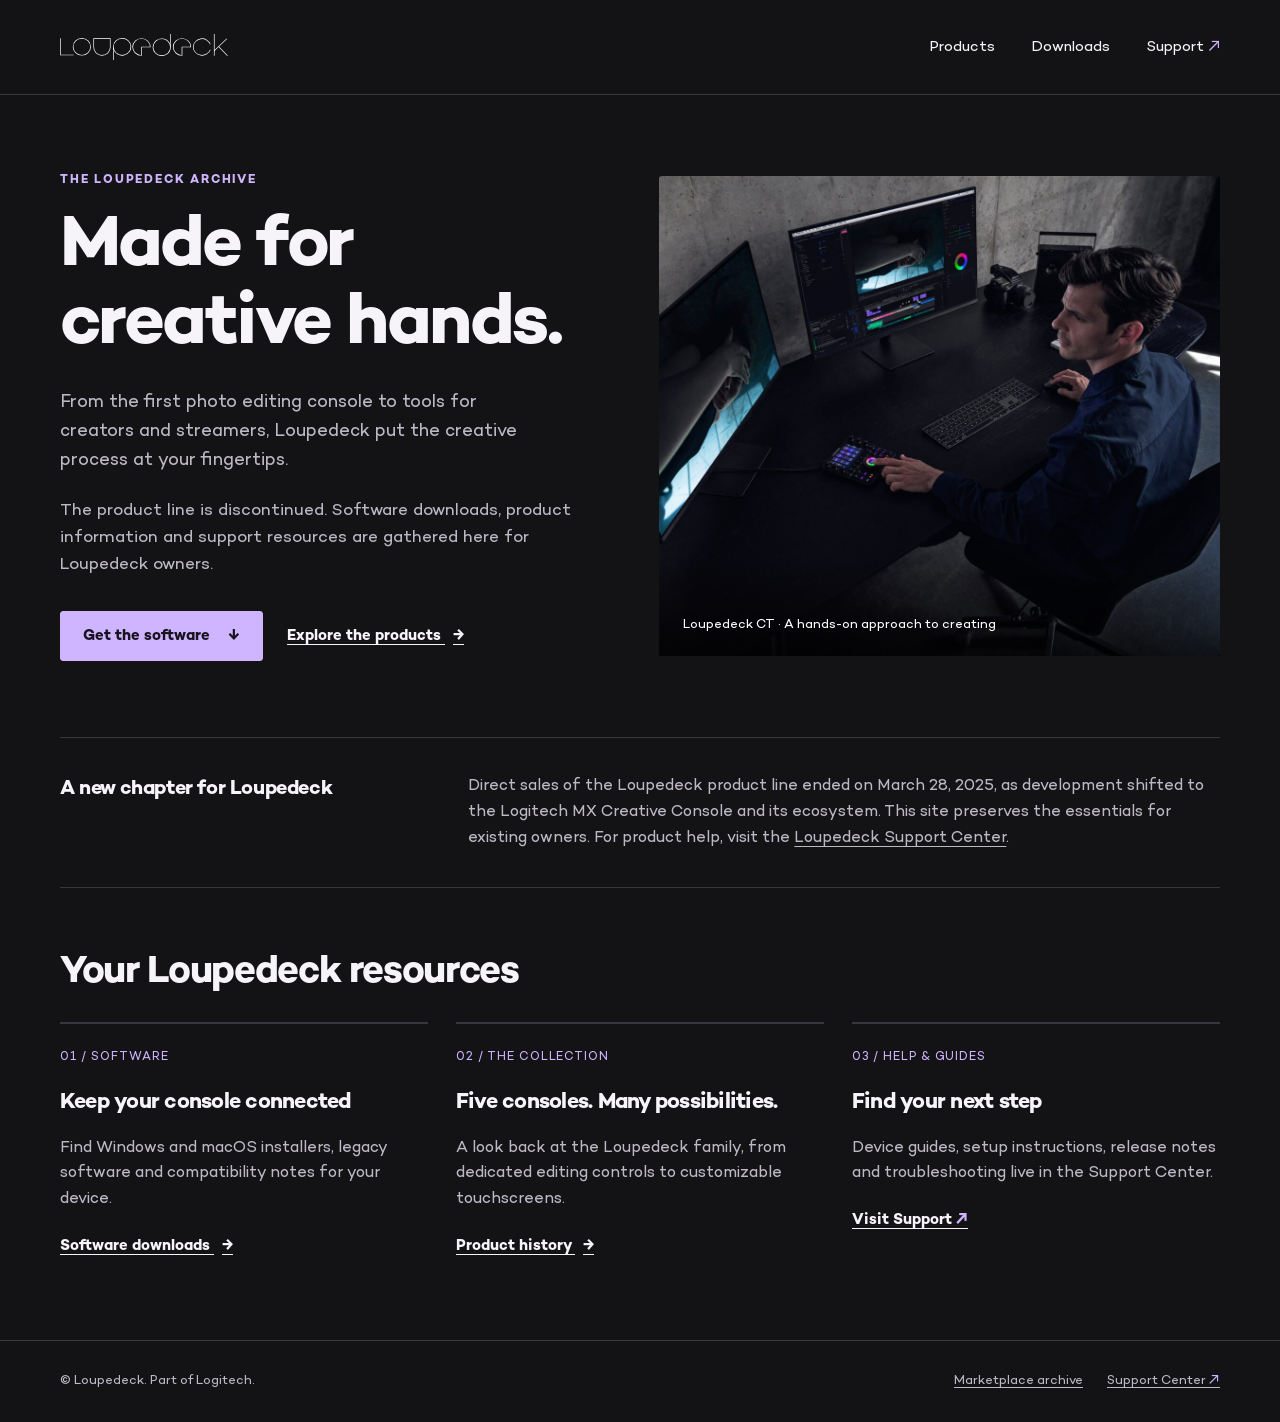
<file: website/index.html>
<!doctype html>
<html lang="en">
<head>
  <meta charset="utf-8">
  <meta name="viewport" content="width=device-width, initial-scale=1">
  <title>Loupedeck — Products, downloads & support</title>
  <meta name="description" content="Explore the history of Loupedeck creative consoles. Find software downloads, archived marketplace content and support resources.">
  <link rel="icon" href="assets/images/favicon.png">
  <link rel="stylesheet" href="assets/site.css">
</head>
<body>
  <a class="skip-link" href="#main-content">Skip to content</a>
  <header class="site-header">
    <div class="container header-inner">
      <a class="brand" href="./" aria-label="Loupedeck home"><img src="assets/images/logo.svg" width="168" height="27" alt="Loupedeck"></a>
      <nav class="site-nav" aria-label="Main navigation">
        <a href="products/">Products</a>
        <a href="downloads/">Downloads</a>
        <a class="external" href="https://support.loupedeck.com/">Support</a>
      </nav>
    </div>
  </header>
  <main id="main-content" class="container" tabindex="-1">
    <section class="hero" aria-labelledby="hero-title">
      <div>
        <p class="eyebrow">The Loupedeck archive</p>
        <h1 id="hero-title">Made for<br>creative hands.</h1>
        <p class="lede">From the first photo editing console to tools for creators and streamers, Loupedeck put the creative process at your fingertips.</p>
        <p class="muted">The product line is discontinued. Software downloads, product information and support resources are gathered here for Loupedeck owners.</p>
        <div class="actions">
          <a class="button" href="downloads/">Get the software <span aria-hidden="true">↓</span></a>
          <a class="text-link" href="products/">Explore the products <span class="arrow" aria-hidden="true">→</span></a>
        </div>
      </div>
      <figure class="hero-visual">
        <img class="hero-photo" src="assets/images/ct-hero.jpg" width="1520" height="1013" alt="A video editor working with the Loupedeck CT at a studio desk" fetchpriority="high">
        <figcaption class="hero-caption">Loupedeck CT · A hands-on approach to creating</figcaption>
      </figure>
    </section>
    <section class="retirement" aria-labelledby="retirement-title">
      <h2 id="retirement-title">A new chapter for Loupedeck</h2>
      <p>Direct sales of the Loupedeck product line ended on March 28, 2025, as development shifted to the Logitech MX Creative Console and its ecosystem. This site preserves the essentials for existing owners. For product help, visit the <a href="https://support.loupedeck.com/">Loupedeck Support Center</a>.</p>
    </section>
    <section class="section" aria-labelledby="resources-title">
      <div class="section-heading"><h2 id="resources-title">Your Loupedeck resources</h2></div>
      <div class="resource-grid">
        <article class="resource">
          <span class="number" aria-hidden="true">01 / SOFTWARE</span>
          <h3>Keep your console connected</h3>
          <p>Find Windows and macOS installers, legacy software and compatibility notes for your device.</p>
          <a class="text-link" href="downloads/">Software downloads <span class="arrow" aria-hidden="true">→</span></a>
        </article>
        <article class="resource">
          <span class="number" aria-hidden="true">02 / THE COLLECTION</span>
          <h3>Five consoles. Many possibilities.</h3>
          <p>A look back at the Loupedeck family, from dedicated editing controls to customizable touchscreens.</p>
          <a class="text-link" href="products/">Product history <span class="arrow" aria-hidden="true">→</span></a>
        </article>
        <article class="resource">
          <span class="number" aria-hidden="true">03 / HELP & GUIDES</span>
          <h3>Find your next step</h3>
          <p>Device guides, setup instructions, release notes and troubleshooting live in the Support Center.</p>
          <a class="text-link external" href="https://support.loupedeck.com/">Visit Support</a>
        </article>
      </div>
    </section>
  </main>
  <footer class="site-footer">
    <div class="container footer-inner">
      <p>© Loupedeck. Part of Logitech.</p>
      <nav class="footer-links" aria-label="Footer navigation">
        <a href="https://logitech.github.io/Loupedeck-Marketplace-Legacy/notice.html">Marketplace archive</a>
        <a class="external" href="https://support.loupedeck.com/">Support Center</a>
      </nav>
    </div>
  </footer>
</body>
</html>
</file>
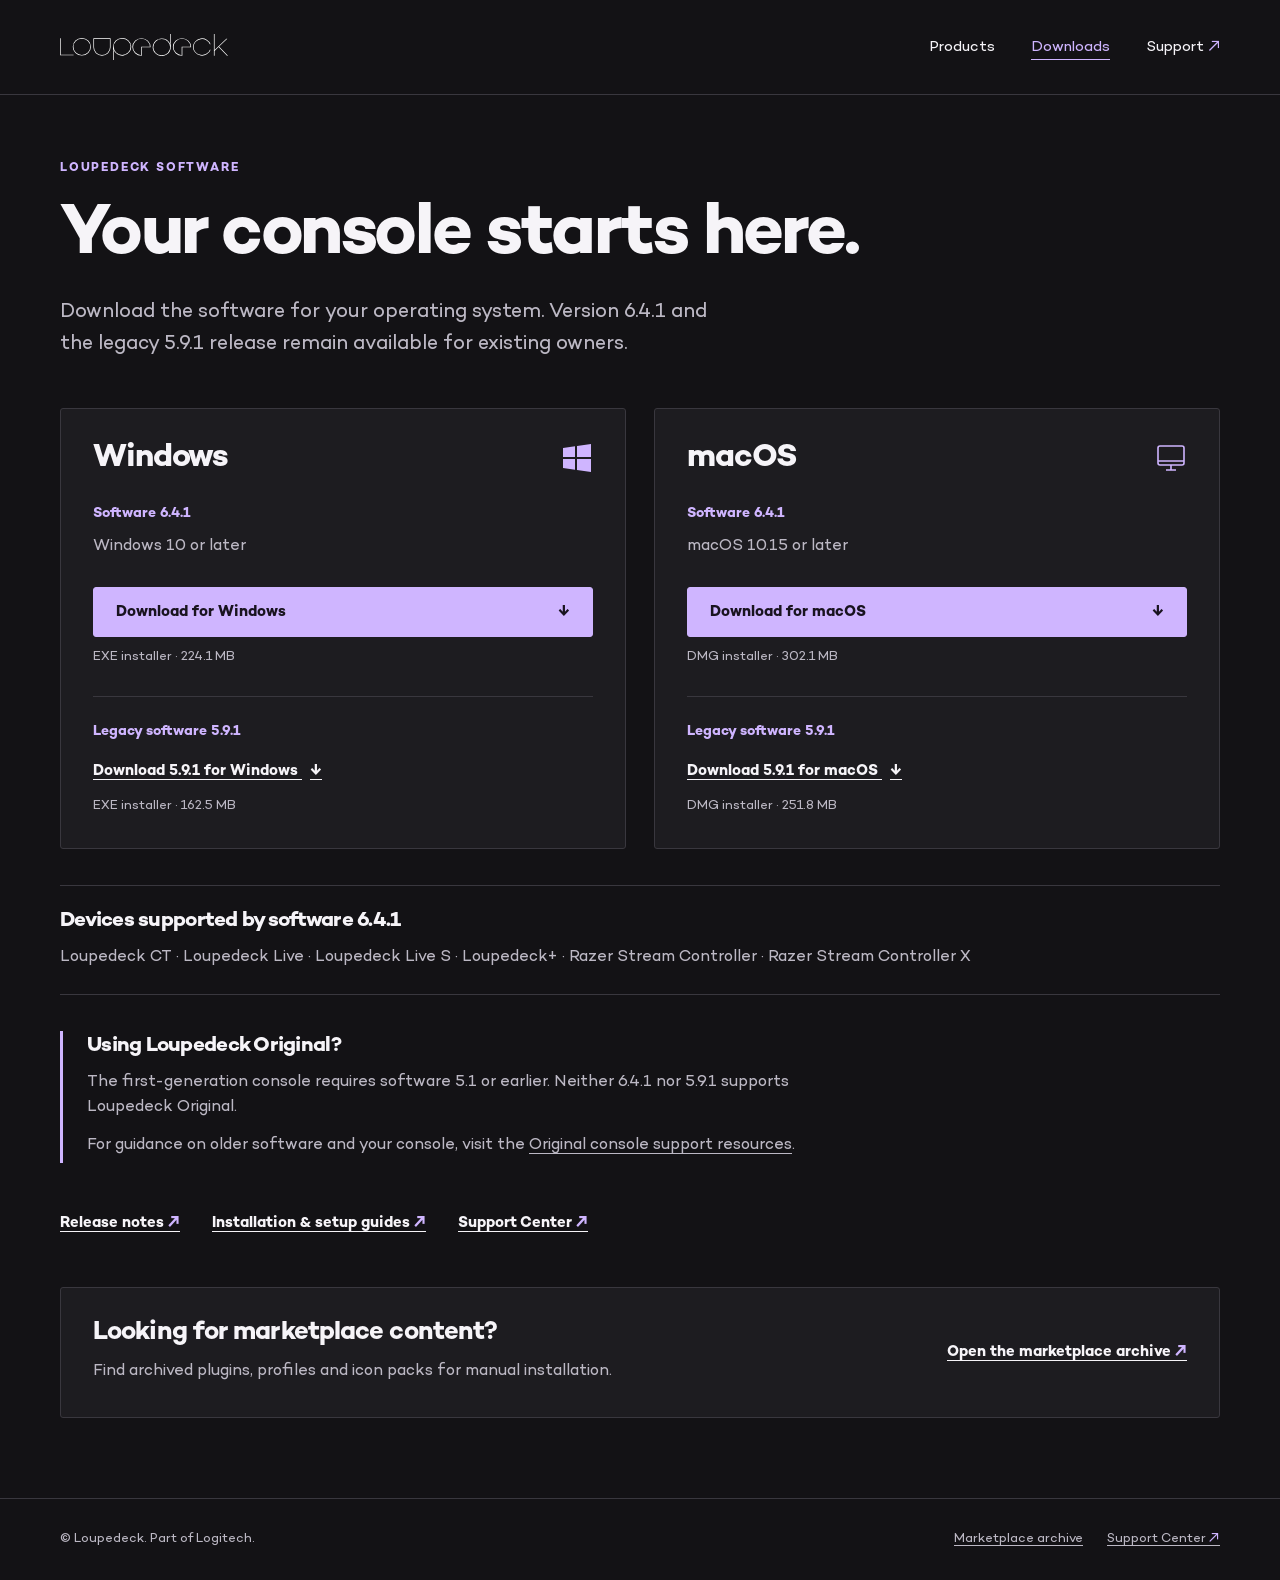
<file: website/downloads/index.html>
<!doctype html>
<html lang="en">
<head>
  <meta charset="utf-8">
  <meta name="viewport" content="width=device-width, initial-scale=1">
  <title>Loupedeck software downloads — Windows & macOS</title>
  <meta name="description" content="Download Loupedeck Software 6.4.1 or legacy version 5.9.1 for Windows and macOS. Check device compatibility and find release notes.">
  <link rel="icon" href="../assets/images/favicon.png">
  <link rel="stylesheet" href="../assets/site.css">
</head>
<body>
  <a class="skip-link" href="#main-content">Skip to content</a>
  <header class="site-header">
    <div class="container header-inner">
      <a class="brand" href="../" aria-label="Loupedeck home"><img src="../assets/images/logo.svg" width="168" height="27" alt="Loupedeck"></a>
      <nav class="site-nav" aria-label="Main navigation">
        <a href="../products/">Products</a>
        <a href="./" aria-current="page">Downloads</a>
        <a class="external" href="https://support.loupedeck.com/">Support</a>
      </nav>
    </div>
  </header>
  <main id="main-content" class="container page-main" tabindex="-1">
    <div class="page-heading">
      <p class="eyebrow">Loupedeck software</p>
      <h1>Your console starts here.</h1>
      <p class="lede">Download the software for your operating system. Version 6.4.1 and the legacy 5.9.1 release remain available for existing owners.</p>
    </div>
    <div class="downloads-grid">
      <section class="download-card" aria-labelledby="windows-title">
        <div class="download-title">
          <h2 id="windows-title">Windows</h2>
          <svg class="platform-icon" viewBox="0 0 32 32" fill="currentColor" aria-hidden="true"><path d="M2 6l12-1.7V15H2zm14-2l14-2v13H16zM2 17h12v10.7L2 26zm14 0h14v13l-14-2z"/></svg>
        </div>
        <p class="version">Software 6.4.1</p>
        <p class="requirement">Windows 10 or later</p>
        <a class="button" href="https://support.loupedeck.com/hubfs/Knowledge%20Base/LD%20Software%20Downloads/6.4.1/LoupedeckInstaller_6.4.1.364.exe" aria-label="Download Loupedeck Software 6.4.1 for Windows">Download for Windows <span aria-hidden="true">↓</span></a>
        <p class="file-note">EXE installer · 224.1 MB</p>
        <div class="legacy-download">
          <p class="version">Legacy software 5.9.1</p>
          <a class="text-link" href="https://support.loupedeck.com/hubfs/Knowledge%20Base/LD%20Software%20Downloads/5.9.1/LoupedeckInstaller_5.9.1.19364.exe">Download 5.9.1 for Windows <span class="arrow" aria-hidden="true">↓</span></a>
          <p class="file-note">EXE installer · 162.5 MB</p>
        </div>
      </section>
      <section class="download-card" aria-labelledby="macos-title">
        <div class="download-title">
          <h2 id="macos-title">macOS</h2>
          <svg class="platform-icon" viewBox="0 0 32 32" fill="none" stroke="currentColor" stroke-width="1.6" aria-hidden="true"><rect x="3" y="4" width="26" height="19" rx="2"/><path d="M11 28h10M16 23v5M3 19h26"/></svg>
        </div>
        <p class="version">Software 6.4.1</p>
        <p class="requirement">macOS 10.15 or later</p>
        <a class="button" href="https://support.loupedeck.com/hubfs/Knowledge%20Base/LD%20Software%20Downloads/6.4.1/LoupedeckInstaller_6.4.1.364.dmg" aria-label="Download Loupedeck Software 6.4.1 for macOS">Download for macOS <span aria-hidden="true">↓</span></a>
        <p class="file-note">DMG installer · 302.1 MB</p>
        <div class="legacy-download">
          <p class="version">Legacy software 5.9.1</p>
          <a class="text-link" href="https://support.loupedeck.com/hubfs/Knowledge%20Base/LD%20Software%20Downloads/5.9.1/LoupedeckInstaller_5.9.1.19365.dmg">Download 5.9.1 for macOS <span class="arrow" aria-hidden="true">↓</span></a>
          <p class="file-note">DMG installer · 251.8 MB</p>
        </div>
      </section>
    </div>
    <section class="compatibility" aria-labelledby="compatibility-title">
      <h2 id="compatibility-title">Devices supported by software 6.4.1</h2>
      <p>Loupedeck CT · Loupedeck Live · Loupedeck Live S · Loupedeck+ · Razer Stream Controller · Razer Stream Controller X</p>
    </section>
    <aside class="important" aria-labelledby="original-note-title">
      <h2 id="original-note-title">Using Loupedeck Original?</h2>
      <p>The first-generation console requires software 5.1 or earlier. Neither 6.4.1 nor 5.9.1 supports Loupedeck Original.</p>
      <p>For guidance on older software and your console, visit the <a href="https://support.loupedeck.com/loupedeck-device-features.html#loupedeck-original">Original console support resources</a>.</p>
    </aside>
    <nav class="help-links" aria-label="Software help">
      <a class="text-link external" href="https://support.loupedeck.com/announcements.html#release-notes">Release notes</a>
      <a class="text-link external" href="https://support.loupedeck.com/getting-started.html">Installation & setup guides</a>
      <a class="text-link external" href="https://support.loupedeck.com/">Support Center</a>
    </nav>
    <section class="callout" aria-labelledby="marketplace-title">
      <div><h2 id="marketplace-title">Looking for marketplace content?</h2><p>Find archived plugins, profiles and icon packs for manual installation.</p></div>
      <a class="text-link external" href="https://logitech.github.io/Loupedeck-Marketplace-Legacy/notice.html">Open the marketplace archive</a>
    </section>
  </main>
  <footer class="site-footer">
    <div class="container footer-inner">
      <p>© Loupedeck. Part of Logitech.</p>
      <nav class="footer-links" aria-label="Footer navigation">
        <a href="https://logitech.github.io/Loupedeck-Marketplace-Legacy/notice.html">Marketplace archive</a>
        <a class="external" href="https://support.loupedeck.com/">Support Center</a>
      </nav>
    </div>
  </footer>
</body>
</html>
</file>
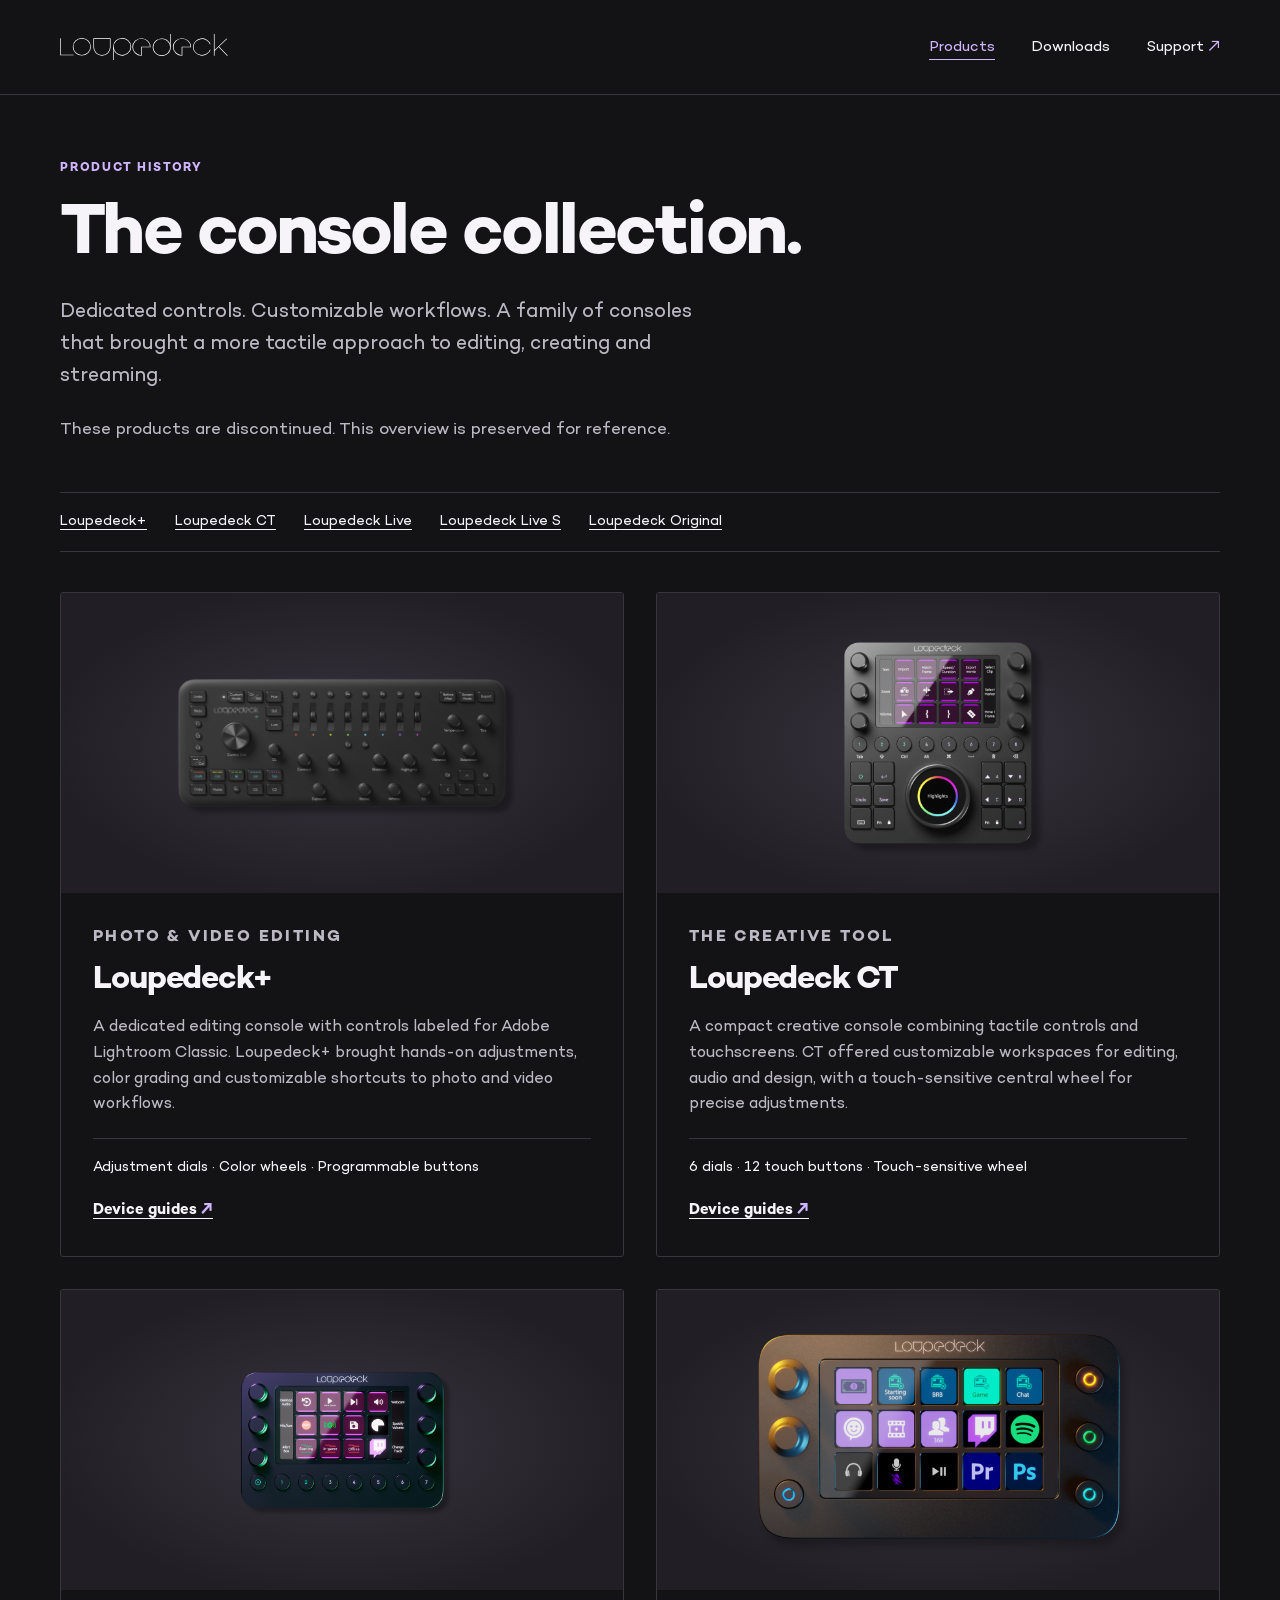
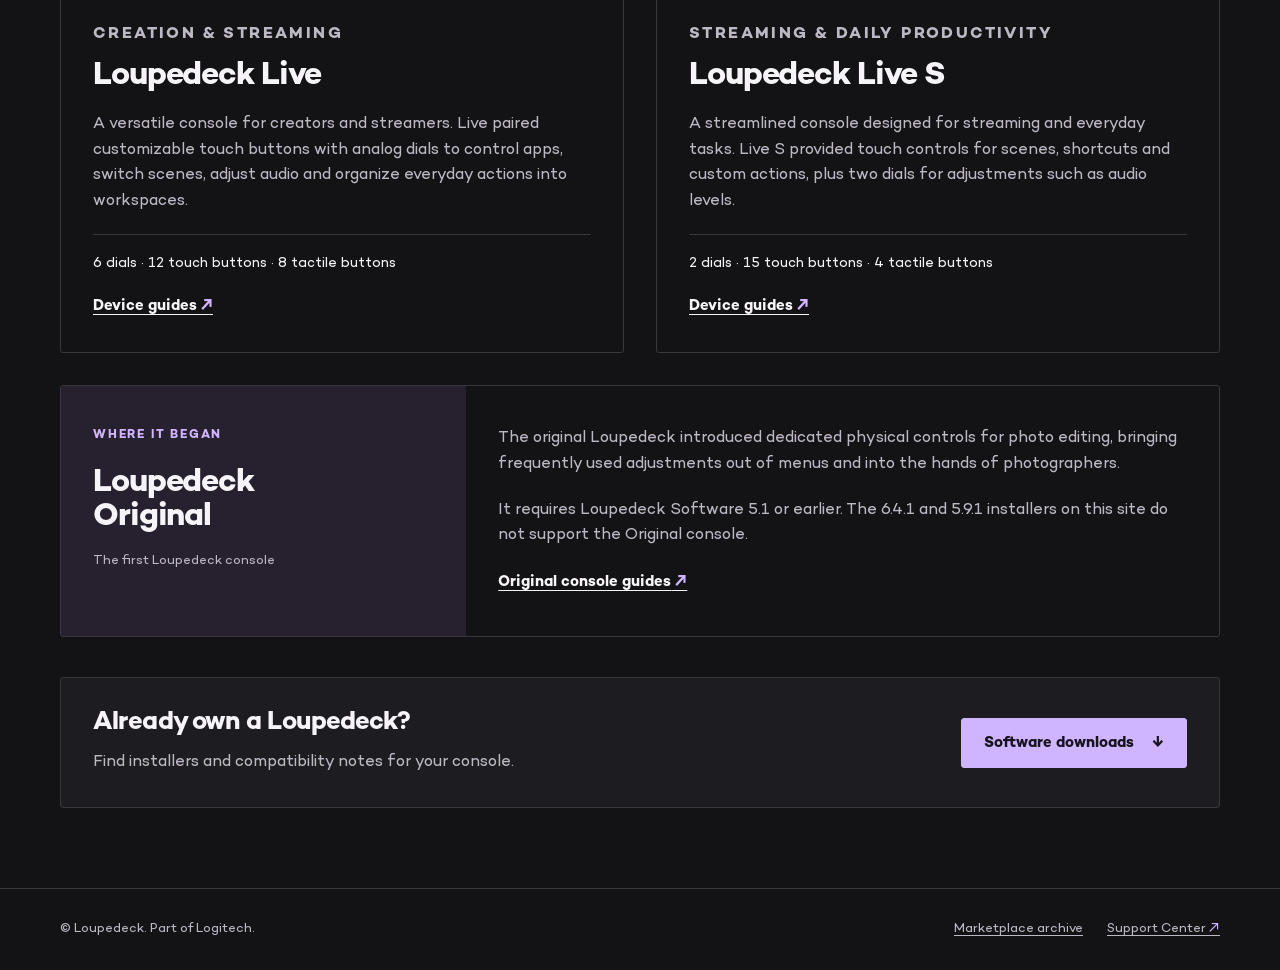
<file: website/products/index.html>
<!doctype html>
<html lang="en">
<head>
  <meta charset="utf-8">
  <meta name="viewport" content="width=device-width, initial-scale=1">
  <title>Loupedeck products — The console collection</title>
  <meta name="description" content="A historical overview of Loupedeck Original, Loupedeck+, CT, Live and Live S creative consoles.">
  <link rel="icon" href="../assets/images/favicon.png">
  <link rel="stylesheet" href="../assets/site.css">
</head>
<body>
  <a class="skip-link" href="#main-content">Skip to content</a>
  <header class="site-header">
    <div class="container header-inner">
      <a class="brand" href="../" aria-label="Loupedeck home"><img src="../assets/images/logo.svg" width="168" height="27" alt="Loupedeck"></a>
      <nav class="site-nav" aria-label="Main navigation">
        <a href="./" aria-current="page">Products</a>
        <a href="../downloads/">Downloads</a>
        <a class="external" href="https://support.loupedeck.com/">Support</a>
      </nav>
    </div>
  </header>
  <main id="main-content" class="container page-main" tabindex="-1">
    <div class="page-heading">
      <p class="eyebrow">Product history</p>
      <h1>The console collection.</h1>
      <p class="lede">Dedicated controls. Customizable workflows. A family of consoles that brought a more tactile approach to editing, creating and streaming.</p>
      <p class="muted">These products are discontinued. This overview is preserved for reference.</p>
    </div>
    <nav class="product-index" aria-label="On this page">
      <a href="#loupedeck-plus">Loupedeck+</a>
      <a href="#loupedeck-ct">Loupedeck CT</a>
      <a href="#loupedeck-live">Loupedeck Live</a>
      <a href="#loupedeck-live-s">Loupedeck Live S</a>
      <a href="#loupedeck-original">Loupedeck Original</a>
    </nav>
    <div class="products-grid">
      <article class="product" id="loupedeck-plus" aria-labelledby="plus-title">
        <div class="product-image"><img src="../assets/images/loupedeck-plus.png" width="728" height="485" alt="Loupedeck+ console with labeled editing dials and color wheels"></div>
        <div class="product-copy">
          <p class="eyebrow">Photo & video editing</p>
          <h2 id="plus-title">Loupedeck+</h2>
          <p>A dedicated editing console with controls labeled for Adobe Lightroom Classic. Loupedeck+ brought hands-on adjustments, color grading and customizable shortcuts to photo and video workflows.</p>
          <p class="controls">Adjustment dials · Color wheels · Programmable buttons</p>
          <a class="text-link external" href="https://support.loupedeck.com/loupedeck-device-features.html#loupedeck">Device guides</a>
        </div>
      </article>
      <article class="product" id="loupedeck-ct" aria-labelledby="ct-title">
        <div class="product-image"><img src="../assets/images/loupedeck-ct.png" width="728" height="728" alt="Loupedeck CT with its large central wheel and touchscreen controls"></div>
        <div class="product-copy">
          <p class="eyebrow">The Creative Tool</p>
          <h2 id="ct-title">Loupedeck CT</h2>
          <p>A compact creative console combining tactile controls and touchscreens. CT offered customizable workspaces for editing, audio and design, with a touch-sensitive central wheel for precise adjustments.</p>
          <p class="controls">6 dials · 12 touch buttons · Touch-sensitive wheel</p>
          <a class="text-link external" href="https://support.loupedeck.com/loupedeck-device-features.html#creative-tool-ct">Device guides</a>
        </div>
      </article>
      <article class="product" id="loupedeck-live" aria-labelledby="live-title">
        <div class="product-image"><img src="../assets/images/loupedeck-live.png" width="720" height="720" alt="Loupedeck Live with six dials, touch controls and round workspace buttons" loading="lazy"></div>
        <div class="product-copy">
          <p class="eyebrow">Creation & streaming</p>
          <h2 id="live-title">Loupedeck Live</h2>
          <p>A versatile console for creators and streamers. Live paired customizable touch buttons with analog dials to control apps, switch scenes, adjust audio and organize everyday actions into workspaces.</p>
          <p class="controls">6 dials · 12 touch buttons · 8 tactile buttons</p>
          <a class="text-link external" href="https://support.loupedeck.com/loupedeck-device-features.html#live">Device guides</a>
        </div>
      </article>
      <article class="product" id="loupedeck-live-s" aria-labelledby="live-s-title">
        <div class="product-image"><img src="../assets/images/loupedeck-live-s.png" width="728" height="410" alt="Loupedeck Live S with fifteen touch buttons and two audio dials" loading="lazy"></div>
        <div class="product-copy">
          <p class="eyebrow">Streaming & daily productivity</p>
          <h2 id="live-s-title">Loupedeck Live S</h2>
          <p>A streamlined console designed for streaming and everyday tasks. Live S provided touch controls for scenes, shortcuts and custom actions, plus two dials for adjustments such as audio levels.</p>
          <p class="controls">2 dials · 15 touch buttons · 4 tactile buttons</p>
          <a class="text-link external" href="https://support.loupedeck.com/loupedeck-device-features.html#live-s">Device guides</a>
        </div>
      </article>
      <article class="product original" id="loupedeck-original" aria-labelledby="original-title">
        <div class="original-heading">
          <p class="eyebrow">Where it began</p>
          <h2 id="original-title">Loupedeck<br>Original</h2>
          <p class="edition">The first Loupedeck console</p>
        </div>
        <div class="product-copy">
          <p>The original Loupedeck introduced dedicated physical controls for photo editing, bringing frequently used adjustments out of menus and into the hands of photographers.</p>
          <p>It requires Loupedeck Software 5.1 or earlier. The 6.4.1 and 5.9.1 installers on this site do not support the Original console.</p>
          <a class="text-link external" href="https://support.loupedeck.com/loupedeck-device-features.html#loupedeck-original">Original console guides</a>
        </div>
      </article>
    </div>
    <section class="callout" aria-labelledby="software-title">
      <div><h2 id="software-title">Already own a Loupedeck?</h2><p>Find installers and compatibility notes for your console.</p></div>
      <a class="button" href="../downloads/">Software downloads <span aria-hidden="true">↓</span></a>
    </section>
  </main>
  <footer class="site-footer">
    <div class="container footer-inner">
      <p>© Loupedeck. Part of Logitech.</p>
      <nav class="footer-links" aria-label="Footer navigation">
        <a href="https://logitech.github.io/Loupedeck-Marketplace-Legacy/notice.html">Marketplace archive</a>
        <a class="external" href="https://support.loupedeck.com/">Support Center</a>
      </nav>
    </div>
  </footer>
</body>
</html>
</file>
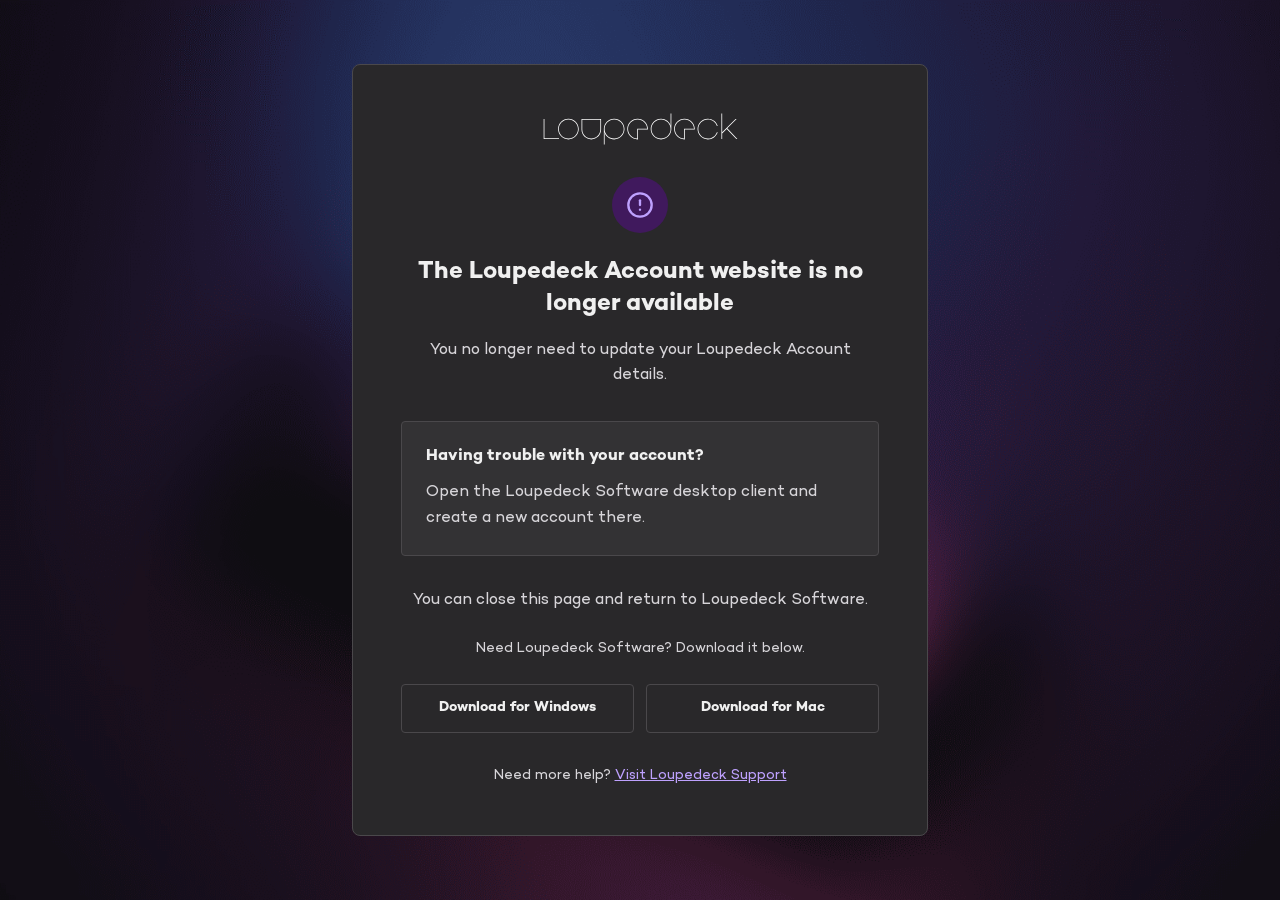
<file: account-notice.html>
<!DOCTYPE html>
<html lang="en">
  <head>
    <meta charset="utf-8" />
    <meta name="viewport" content="width=device-width, initial-scale=1" />
    <meta name="robots" content="noindex" />
    <meta name="description" content="The Loupedeck Account website is no longer available. You no longer need to update your account details. For account problems, create a new account in Loupedeck Software." />
    <title>Loupedeck Account Website Update</title>
    <link rel="icon" href="signin/images/icons/favicon-150x150.png" sizes="32x32" />
    <style>
      @font-face {
        font-family: Campton;
        src: url("signin/fonts/book.woff2") format("woff2");
        font-weight: 400;
        font-display: swap;
      }

      @font-face {
        font-family: Campton;
        src: url("signin/fonts/bold.woff2") format("woff2");
        font-weight: 700;
        font-display: swap;
      }

      *, *::before, *::after { box-sizing: border-box; }

      body {
        margin: 0;
        background: #1a1a1a url("signin/images/bg.png") center / cover fixed no-repeat;
        color: #d7d5d9;
        font-family: Campton, "Helvetica Neue", Helvetica, Arial, sans-serif;
        line-height: 1.6;
      }

      main {
        display: flex;
        align-items: center;
        justify-content: center;
        min-height: 100vh;
        min-height: 100svh;
        padding: 3rem 1.5rem;
      }

      .panel {
        width: 36rem;
        max-width: 100%;
        padding: 3rem;
        border: 1px solid #4a484b;
        border-radius: 8px;
        background: #29282a;
        text-align: center;
      }

      .logo {
        display: block;
        max-width: 100%;
        height: auto;
        margin: 0 auto 2rem;
      }

      .status-icon {
        display: flex;
        align-items: center;
        justify-content: center;
        width: 3.5rem;
        height: 3.5rem;
        margin: 0 auto 1.5rem;
        border-radius: 50%;
        background: #40195d;
      }

      .status-icon svg {
        width: 1.75rem;
        height: 1.75rem;
        fill: none;
        stroke: #bea1fe;
        stroke-width: 2;
        stroke-linecap: round;
      }

      h1 {
        margin: 0 0 1rem;
        color: #f0f0f0;
        font-size: 1.5rem;
        line-height: 1.35;
      }

      p { margin: 0 0 1.5rem; }

      .next-step {
        margin: 2rem 0;
        padding: 1.5rem;
        border: 1px solid #4a484b;
        border-radius: 4px;
        background: #333234;
        text-align: left;
      }

      h2 {
        margin: 0 0 0.75rem;
        color: #f0f0f0;
        font-size: 1rem;
        line-height: 1.4;
      }

      .next-step p { margin: 0; }

      .download-label { font-size: 0.875rem; }

      .actions {
        display: flex;
        flex-wrap: wrap;
        gap: 0.75rem;
        margin-bottom: 2rem;
      }

      a { color: #bea1fe; }
      a:hover { color: #f0f0f0; }
      a:focus-visible { outline: 2px solid #bea1fe; outline-offset: 4px; }

      .button {
        flex: 1 1 12rem;
        display: flex;
        align-items: center;
        justify-content: center;
        min-height: 2.75rem;
        padding: 0.75rem 1rem;
        border: 1px solid #4a484b;
        border-radius: 4px;
        color: #f0f0f0;
        font-size: 0.875rem;
        font-weight: 700;
        text-decoration: none;
      }

      .button:hover { background: #424144; }
      .help { margin: 0; font-size: 0.875rem; }

      @media (max-width: 520px) {
        main { padding: 1.5rem 1rem; }
        .panel { padding: 2rem 1.5rem; }
        h1 { font-size: 1.25rem; }
        .next-step { padding: 1.25rem; }
      }
    </style>
  </head>
  <body>
    <main>
      <section class="panel" aria-labelledby="account-notice-title">
        <img class="logo" src="signin/images/logo.svg" alt="Loupedeck" />
        <div class="status-icon" aria-hidden="true">
          <svg viewBox="0 0 24 24">
            <circle cx="12" cy="12" r="10" />
            <line x1="12" y1="8" x2="12" y2="12" />
            <line x1="12" y1="16" x2="12.01" y2="16" />
          </svg>
        </div>
        <h1 id="account-notice-title">The Loupedeck Account website is no longer available</h1>
        <p>You no longer need to update your Loupedeck Account details.</p>

        <div class="next-step">
          <h2>Having trouble with your account?</h2>
          <p>Open the Loupedeck Software desktop client and create a new account there.</p>
        </div>

        <p>You can close this page and return to Loupedeck Software.</p>
        <p class="download-label">Need Loupedeck Software? Download it below.</p>
        <div class="actions">
          <a class="button" href="https://download.loupedeck.com/software/latest-win">Download for Windows</a>
          <a class="button" href="https://download.loupedeck.com/software/latest-mac">Download for Mac</a>
        </div>
        <p class="help">Need more help? <a href="https://support.loupedeck.com/">Visit Loupedeck Support</a></p>
      </section>
    </main>
  </body>
</html>
</file>
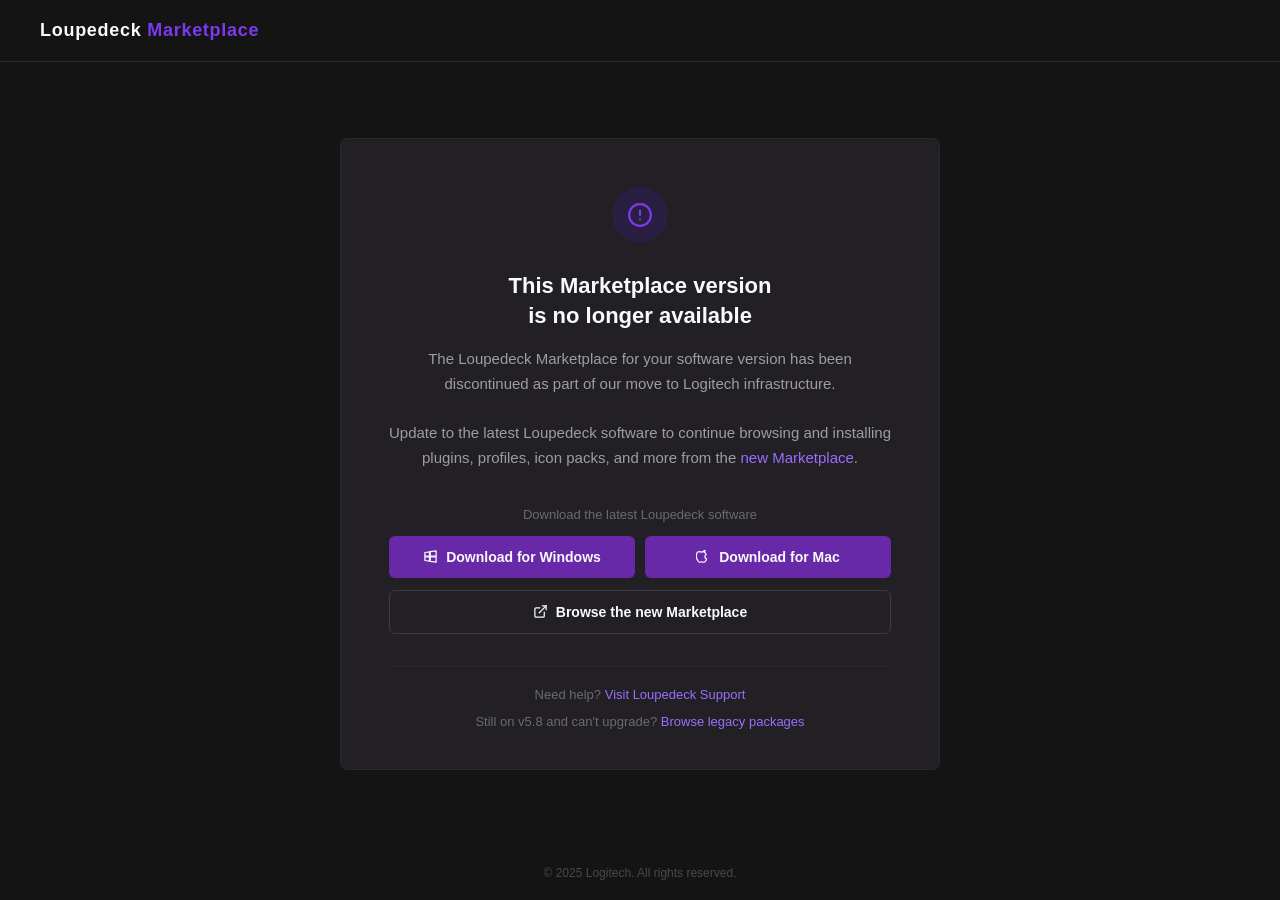
<file: notice.html>
<!DOCTYPE html>
<html lang="en">
<head>
  <meta charset="UTF-8" />
  <meta name="viewport" content="width=device-width, initial-scale=1.0" />
  <title>Loupedeck Marketplace</title>
  <style>
    *, *::before, *::after { box-sizing: border-box; margin: 0; padding: 0; }

    body {
      background-color: #141414;
      color: #fafafa;
      font-family: -apple-system, BlinkMacSystemFont, 'Segoe UI', Helvetica, Arial, sans-serif;
      min-height: 100vh;
      display: flex;
      flex-direction: column;
    }

    /* ── Nav ── */
    nav {
      height: 62px;
      background-color: #141414;
      border-bottom: 1px solid #2a292c;
      display: flex;
      align-items: center;
      padding: 0 40px;
    }

    .logo {
      font-size: 18px;
      font-weight: 700;
      letter-spacing: 0.04em;
      color: #fafafa;
      text-decoration: none;
    }

    .logo span {
      color: #7c3aed;
    }

    /* ── Main ── */
    main {
      flex: 1;
      display: flex;
      align-items: center;
      justify-content: center;
      padding: 60px 24px;
    }

    .card {
      background-color: #222024;
      border: 1px solid #2a292c;
      border-radius: 8px;
      max-width: 600px;
      width: 100%;
      padding: 48px 48px 40px;
      text-align: center;
    }

    .icon {
      width: 56px;
      height: 56px;
      margin: 0 auto 28px;
      background: #2a1f42;
      border-radius: 50%;
      display: flex;
      align-items: center;
      justify-content: center;
    }

    .icon svg {
      width: 26px;
      height: 26px;
      fill: none;
      stroke: #7c3aed;
      stroke-width: 2;
      stroke-linecap: round;
      stroke-linejoin: round;
    }

    h1 {
      font-size: 22px;
      font-weight: 600;
      line-height: 1.35;
      margin-bottom: 16px;
      color: #fafafa;
    }

    .subtitle {
      font-size: 15px;
      line-height: 1.65;
      color: #9e9da0;
      margin-bottom: 36px;
    }

    .subtitle a {
      color: #9b6dff;
      text-decoration: none;
    }

    .subtitle a:hover {
      text-decoration: underline;
    }

    /* ── Actions ── */
    .actions {
      display: flex;
      flex-direction: column;
      gap: 12px;
      margin-bottom: 32px;
    }

    .btn {
      display: inline-flex;
      align-items: center;
      justify-content: center;
      gap: 8px;
      padding: 13px 24px;
      border-radius: 6px;
      font-size: 14px;
      font-weight: 600;
      text-decoration: none;
      transition: opacity 0.15s ease;
      cursor: pointer;
    }

    .btn:hover { opacity: 0.85; }

    .btn-primary {
      background: #6729a7;
      color: #fafafa;
      border: none;
    }

    .btn-secondary {
      background: transparent;
      color: #fafafa;
      border: 1px solid #3d3b40;
    }

    .btn svg {
      width: 15px;
      height: 15px;
      fill: none;
      stroke: currentColor;
      stroke-width: 2;
      stroke-linecap: round;
      stroke-linejoin: round;
      flex-shrink: 0;
    }

    .os-buttons {
      display: flex;
      gap: 10px;
    }

    .os-buttons .btn { flex: 1; }

    /* ── Divider ── */
    .divider {
      border: none;
      border-top: 1px solid #2a292c;
      margin: 28px 0 20px;
    }

    .help-text {
      font-size: 13px;
      color: #6b6a6e;
    }

    .help-text a {
      color: #9b6dff;
      text-decoration: none;
    }

    .help-text a:hover { text-decoration: underline; }

    /* ── Footer ── */
    footer {
      text-align: center;
      padding: 20px;
      font-size: 12px;
      color: #4a484d;
    }

    @media (max-width: 520px) {
      .card { padding: 36px 24px 28px; }
      h1 { font-size: 19px; }
      .os-buttons { flex-direction: column; }
    }
  </style>
</head>
<body>

  <nav>
    <a href="#" class="logo">Loupedeck <span>Marketplace</span></a>
  </nav>

  <main>
    <div class="card">

      <div class="icon">
        <!-- Info icon -->
        <svg viewBox="0 0 24 24">
          <circle cx="12" cy="12" r="10"/>
          <line x1="12" y1="8" x2="12" y2="12"/>
          <line x1="12" y1="16" x2="12.01" y2="16"/>
        </svg>
      </div>

      <h1>This Marketplace version<br>is no longer available</h1>

      <p class="subtitle">
        The Loupedeck Marketplace for your software version has been discontinued
        as part of our move to Logitech infrastructure.<br><br>
        Update to the latest Loupedeck software to continue browsing and installing
        plugins, profiles, icon packs, and more from the
        <a href="https://loupedeckmp.logi.com" target="_blank">new Marketplace</a>.
      </p>

      <div class="actions">

        <p style="font-size:13px; color:#6b6a6e; margin-bottom:2px;">
          Download the latest Loupedeck software
        </p>

        <div class="os-buttons">
          <a class="btn btn-primary"
             href="https://download.loupedeck.com/software/latest-win"
             target="_blank">
            <!-- Windows icon -->
            <svg viewBox="0 0 24 24">
              <path d="M3 5.6L10.5 4.5V11.5H3V5.6Z"/>
              <path d="M11.5 4.35L21 3V11.5H11.5V4.35Z"/>
              <path d="M3 12.5H10.5V19.5L3 18.4V12.5Z"/>
              <path d="M11.5 12.5H21V21L11.5 19.65V12.5Z"/>
            </svg>
            Download for Windows
          </a>

          <a class="btn btn-primary"
             href="https://download.loupedeck.com/software/latest-mac"
             target="_blank">
            <!-- Apple icon -->
            <svg viewBox="0 0 24 24">
              <path d="M12 4C10.5 4 9.2 4.9 8.5 4.9C7.7 4.9 6.5 4 5.2 4C3.5 4 2 5.1 1.3 6.8C-0.1 10.3 1 15.5 2.7 18.3C3.5 19.7 4.5 21.2 5.9 21.2C7.2 21.2 7.7 20.4 9.3 20.4C10.9 20.4 11.3 21.2 12.7 21.2C14.1 21.2 15.1 19.8 15.9 18.4C16.4 17.5 16.6 17 17 16C13.8 14.8 13.3 10.3 16.4 8.8C15.5 7.1 13.9 4 12 4Z"/>
              <path d="M11.8 4C12.2 2.8 13.3 2 14.5 2C14.6 3.4 13.5 4.7 11.8 4Z"/>
            </svg>
            Download for Mac
          </a>
        </div>

        <a class="btn btn-secondary"
           href="https://loupedeckmp.logi.com"
           target="_blank">
          <!-- External link icon -->
          <svg viewBox="0 0 24 24">
            <path d="M18 13v6a2 2 0 0 1-2 2H5a2 2 0 0 1-2-2V8a2 2 0 0 1 2-2h6"/>
            <polyline points="15 3 21 3 21 9"/>
            <line x1="10" y1="14" x2="21" y2="3"/>
          </svg>
          Browse the new Marketplace
        </a>

      </div>

      <hr class="divider" />

      <p class="help-text">
        Need help?
        <a href="https://support.loupedeck.com/" target="_blank">Visit Loupedeck Support</a>
      </p>

      <p class="help-text" style="margin-top:12px;">
        Still on v5.8 and can't upgrade?
        <a href="index.html">Browse legacy packages</a>
      </p>

    </div>
  </main>

  <footer>
    &copy; 2025 Logitech. All rights reserved.
  </footer>

</body>
</html>
</file>
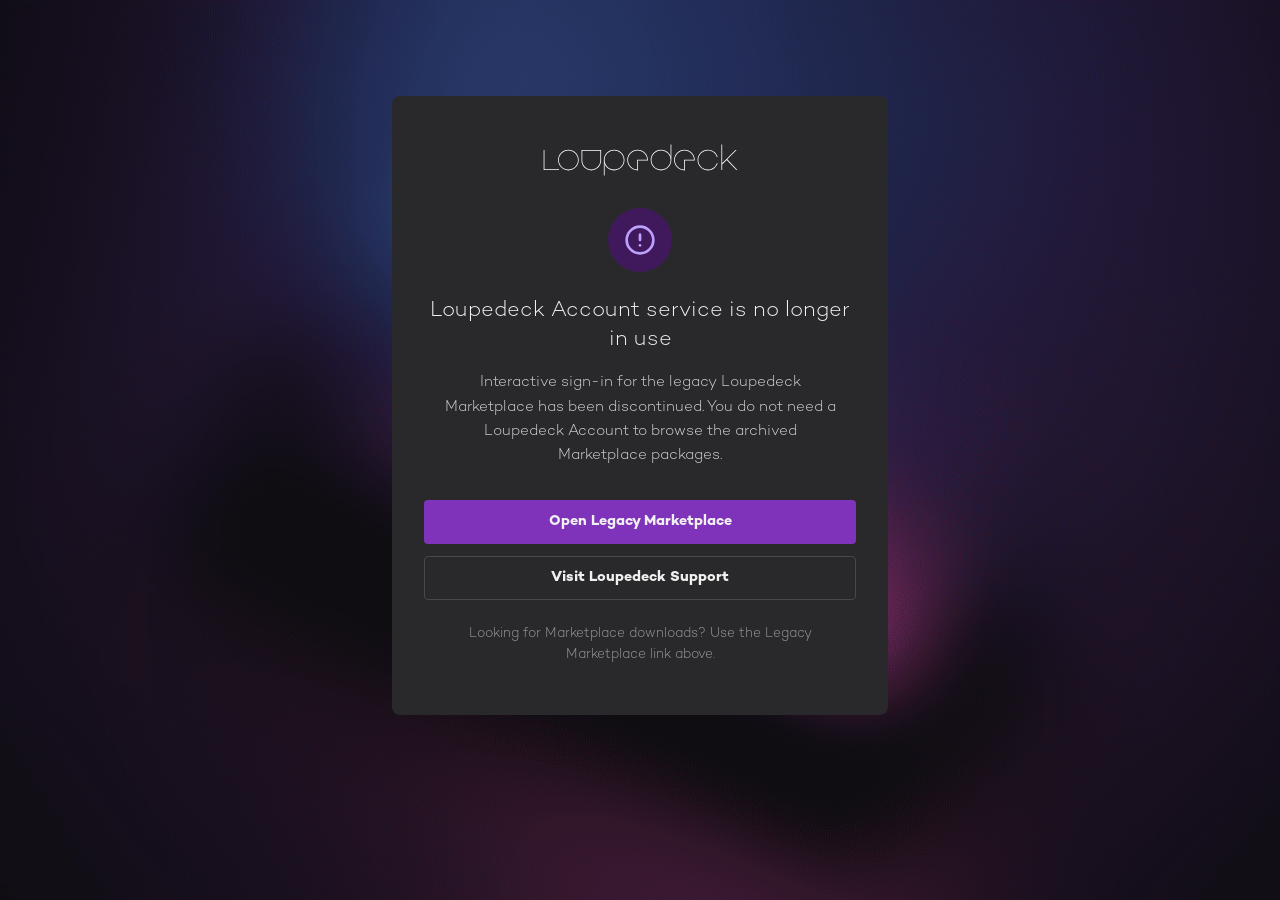
<file: signin/loupedeck-account-notice.html>
<!DOCTYPE html>
<html lang="en">
  <head>
    <title>Loupedeck Account Service Retired</title>

    <meta charset="utf-8" />
    <meta http-equiv="X-UA-Compatible" content="IE=edge" />
    <meta name="viewport" content="width=device-width, initial-scale=1" />
    <meta name="robots" content="noindex" />

    <link rel="icon" href="images/icons/favicon-150x150.png" sizes="32x32" />

    <style>
      @font-face {
        font-family: "Campton";
        src: url("fonts/light.woff2") format("woff2"),
          url("fonts/light.woff") format("woff");
        font-weight: 300;
      }
      @font-face {
        font-family: "Campton";
        src: url("fonts/book.woff2") format("woff2");
        font-weight: normal;
      }
      @font-face {
        font-family: "Campton";
        src: url("fonts/bold.woff2") format("woff2"),
          url("fonts/bold.woff") format("woff");
        font-weight: bold;
      }

      *,
      ::after,
      ::before {
        box-sizing: border-box;
      }

      html {
        font-size: 16px;
      }

      body {
        font-family: Campton, "Helvetica Neue", Helvetica, Arial, sans-serif;
        background-color: #1a1a1a;
        background-attachment: fixed;
        background-image: url("images/bg.png");
        background-position: center;
        background-repeat: no-repeat;
        background-size: cover;
        color: #9e9ca0;
        margin: 0;
        min-height: 100vh;
        padding: 3rem 1.5rem;
      }

      a {
        color: #bea1fe;
      }

      a:hover {
        color: #f0f0f0;
      }

      .container {
        align-items: center;
        display: flex;
        justify-content: center;
        min-height: calc(100vh - 6rem);
      }

      @media (min-width: 768px) {
        .container {
          min-height: calc(100vh - 12rem);
          padding-bottom: 3rem;
          padding-top: 3rem;
        }
      }

      .panel {
        background-color: #29282a;
        border-radius: 8px;
        margin: 0 auto;
        max-width: 100%;
        padding: 3rem 2rem;
        text-align: center;
        width: 31rem;
      }

      .companyLogo {
        display: block;
        margin: 0 auto 2rem;
        max-width: 100%;
      }

      .statusIcon {
        align-items: center;
        background: #40195d;
        border-radius: 50%;
        display: inline-flex;
        height: 4rem;
        justify-content: center;
        margin-bottom: 1.5rem;
        width: 4rem;
      }

      .statusIcon svg {
        fill: none;
        height: 2rem;
        stroke: #bea1fe;
        stroke-linecap: round;
        stroke-linejoin: round;
        stroke-width: 2;
        width: 2rem;
      }

      h1 {
        color: #f0f0f0;
        font-size: 1.35rem;
        font-weight: 300;
        line-height: 1.35;
        margin: 0 0 1rem;
      }

      p {
        color: #d7d5d9;
        font-size: 0.95rem;
        font-weight: 300;
        line-height: 1.6;
        margin: 0 auto 1.5rem;
        max-width: 25rem;
      }

      .muted {
        color: #9e9ca0;
        font-size: 0.85rem;
        margin-bottom: 0;
      }

      .actions {
        display: flex;
        flex-direction: column;
        gap: 0.75rem;
        margin: 2rem 0 1.5rem;
      }

      .button {
        align-items: center;
        border-radius: 4px;
        display: inline-flex;
        font-size: 0.9rem;
        font-weight: bold;
        justify-content: center;
        min-height: 2.75rem;
        padding: 0.8rem 1.25rem;
        text-decoration: none;
        transition: background-color 180ms ease, border-color 180ms ease;
      }

      .button:focus-visible {
        outline: 2px solid #bea1fe;
        outline-offset: 2px;
      }

      .buttonPrimary {
        background: #7f32ba;
        color: #f0f0f0;
      }

      .buttonPrimary:hover {
        background: #40195d;
        color: #f0f0f0;
      }

      .buttonSecondary {
        border: 1px solid #4a484b;
        color: #f0f0f0;
      }

      .buttonSecondary:hover {
        background: #424144;
        color: #f0f0f0;
      }

      #api {
        display: none;
      }
    </style>
  </head>
  <body>
    <main class="container unified_container" role="main">
      <section class="panel panel-default" aria-labelledby="retired-title">
        <div class="panel-body">
          <img
            class="companyLogo"
            data-tenant-branding-logo="true"
            src="images/logo.svg"
            alt="Loupedeck"
          />

          <div class="statusIcon" aria-hidden="true">
            <svg viewBox="0 0 24 24">
              <circle cx="12" cy="12" r="10" />
              <line x1="12" y1="8" x2="12" y2="12" />
              <line x1="12" y1="16" x2="12.01" y2="16" />
            </svg>
          </div>

          <h1 id="retired-title">Loupedeck Account service is no longer in use</h1>
          <p>
            Interactive sign-in for the legacy Loupedeck Marketplace has been
            discontinued. You do not need a Loupedeck Account to browse the
            archived Marketplace packages.
          </p>

          <div class="actions">
            <a
              class="button buttonPrimary"
              href="https://logitech.github.io/Loupedeck-Marketplace-Legacy/"
              target="_blank"
              rel="noopener"
            >
              Open Legacy Marketplace
            </a>
            <a
              class="button buttonSecondary"
              href="https://support.loupedeck.com/"
              target="_blank"
              rel="noopener"
            >
              Visit Loupedeck Support
            </a>
          </div>

          <p class="muted">
            Looking for Marketplace downloads? Use the Legacy Marketplace link above.
          </p>
        </div>
      </section>
    </main>

    <div id="api"></div>
  </body>
</html>
</file>
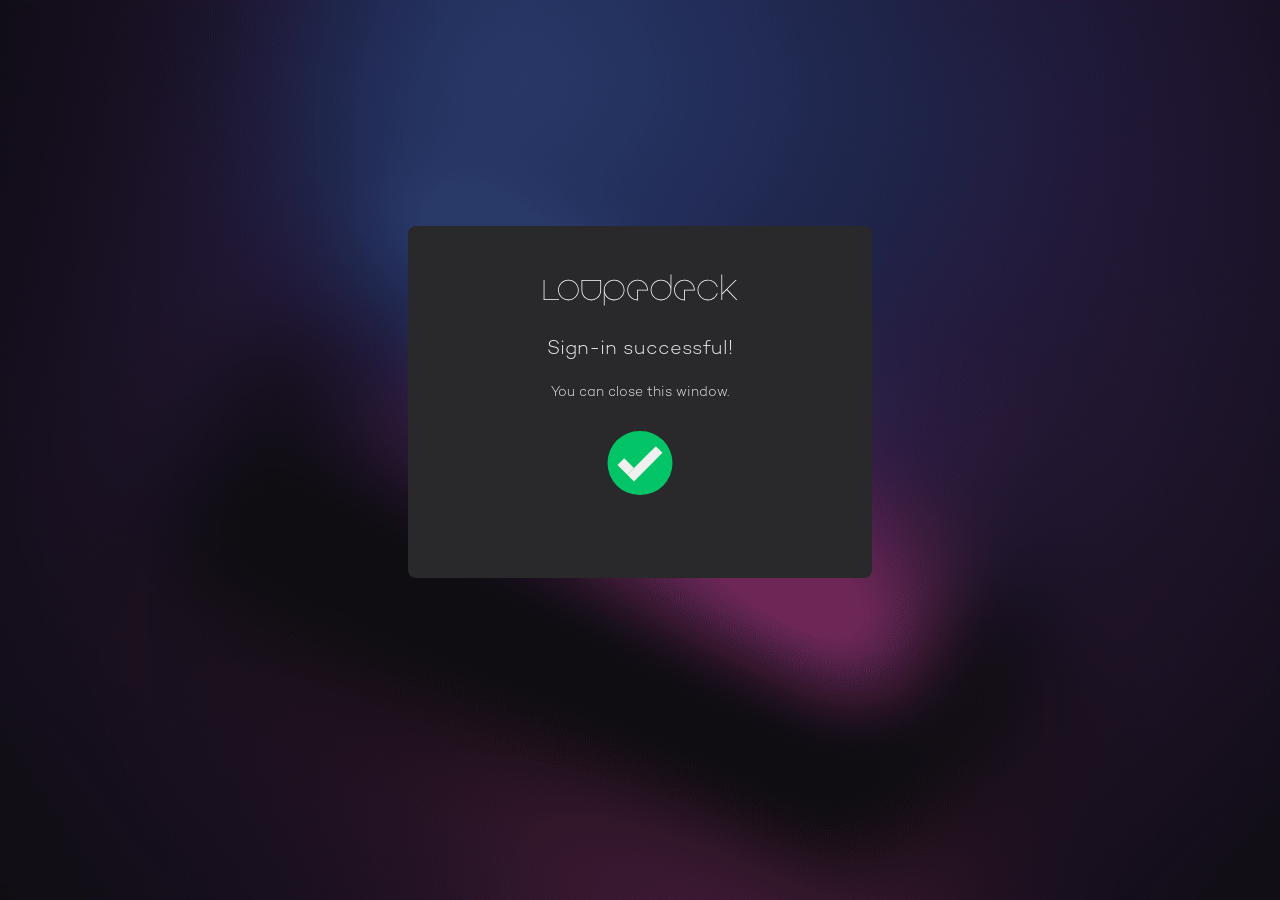
<file: signin/signin-success.html>
<!DOCTYPE html>
<html>
  <head>
    <title>Loupedeck Sign-in Successful</title>

    <meta charset="utf-8" />
    <meta http-equiv="X-UA-Compatible" content="IE=edge" />
    <meta name="viewport" content="width=device-width, initial-scale=1" />

    <link rel="icon" href="images/icons/favicon-150x150.png" sizes="32x32" />

    <script type="application/javascript">
      function setProvider() {
        const urlParams = new URLSearchParams(window.location.search);
        const provider = urlParams.get("provider");
        const service = urlParams.get("service");

        const supportedProviders = ["google", "facebook", "loupedeck", "razer"];
        const supportedServices = ["spotify", "twitch"];

        const loginDiv = document.getElementById("login-div");
        const loginText = document.getElementById("login-text");
        const loginIcon = document.getElementById("login-icon");
        const companyLogo = document.getElementById("company-logo");
        const pageTitle = document.getElementById("page-title");
        const loginLabel = document.getElementById("login-label");
        
        if (service === "twitch") {
          document.title = "Sign-in Successful";
          document.body.classList.add("neutral-success");
          companyLogo.hidden = true;
          loginDiv.hidden = false;
          loginLabel.hidden = false;
          loginText.innerText = "You signed into Twitch";
          loginIcon.src = "images/icons/twitch.svg";
          loginIcon.alt = "Twitch";
          pageTitle.innerText = "Sign-in successful!";
        } else if (supportedProviders.includes(provider)) {
          loginDiv.hidden = false;
          loginLabel.hidden = false;
          loginText.innerText = "You signed into Loupedeck via";
          loginIcon.src = "images/icons/" + provider + ".svg";
        } else if (supportedServices.includes(service)) {
          loginDiv.hidden = false;
          loginLabel.hidden = false;
          loginText.innerText = "You signed into";
          loginIcon.src = "images/icons/" + service + ".svg";
        } else {
          loginDiv.hidden = true;
        }
      }
    </script>

    <style>
      @font-face {
        font-family: "Campton";
        src: url("fonts/light.woff2") format("woff2"),
          url("fonts/light.woff") format("woff");
        font-weight: 300;
      }
      @font-face {
        font-family: "Campton";
        src: url("fonts/book.woff2") format("woff2");
        font-weight: normal;
      }
      @font-face {
        font-family: "Campton";
        src: url("fonts/bold.woff2") format("woff2"),
          url("fonts/bold.woff") format("woff");
        font-weight: bold;
      }
      *,
      ::after,
      ::before {
        box-sizing: border-box;
      }

      html {
        font-size: 16px;
      }

      body {
        font-family: Campton, "Helvetica Neue", Helvetica, Arial, sans-serif;
        background-color: #1a1a1a;
        background-attachment: fixed;
        background-image: url("images/bg.png");
        background-position: center;
        background-repeat: no-repeat;
        background-size: cover;
        padding: 3rem 1.5rem;
        margin: 0;
        font-size: 0.875rem;
        font-weight: 300;
        max-width: 100vw;
        color: #9e9ca0;
      }

      h1,
      h2,
      h3,
      h4,
      h5,
      h6 {
        font-size: 1.25rem;
        font-weight: 300;
        margin: 1.5rem 0rem;
        text-align: center;
      }

      p,
      h1,
      h2,
      h3,
      h4,
      h5,
      h6 {
        color: #f0f0f0;
        text-align: center;
      }

      a {
        color: #974ed0;
        text-decoration: none;
      }
      a:hover {
        text-decoration: underline;
      }

      body.neutral-success {
        background-color: #1a1a1a;
        background-image: none;
        color: #c8c8c8;
        padding: 2.125rem 1.5rem 5.5rem;
      }

      body.neutral-success .container {
        align-items: flex-start;
        min-height: auto;
        padding-bottom: 0;
        padding-top: 0;
      }

      body.neutral-success .container .panel {
        background-color: #29282a;
        border: 0;
        border-radius: 8px;
        min-height: 39rem;
        padding: 5.75rem 2rem 4.125rem;
        width: 40rem;
      }

      body.neutral-success .container .companyLogo {
        display: none;
      }

      body.neutral-success h1,
      body.neutral-success h2,
      body.neutral-success h3,
      body.neutral-success h4,
      body.neutral-success h5,
      body.neutral-success h6,
      body.neutral-success p {
        color: #f0f0f0;
      }

      body.neutral-success h1 {
        font-size: 1.875rem;
        font-weight: bold;
        margin: 0 0 2rem;
      }

      body.neutral-success p {
        font-size: 1.25rem;
        font-weight: normal;
        margin: 1.5rem 0;
      }

      body.neutral-success .icon {
        height: 5.5rem;
      }

      body.neutral-success a {
        color: #d8d8d8;
      }

      ul,
      ol {
        padding-left: 0;
      }

      .icon {
        margin: 1rem;
        height: 4rem;
      }

      .container {
        display: flex;
        justify-content: center;
        align-items: center;
        min-height: calc(100vh - 6rem);
      }
      @media (min-width: 768px) {
        .container {
          padding-top: 3rem;
          padding-bottom: 3rem;
          min-height: calc(100vh - 12rem);
        }
      }
      .container .panel {
        background-color: #29282a;
        padding: 3rem 2rem;
        max-width: 100%;
        width: 29rem;
        margin: 0 auto;
        position: relative;
        border-radius: 8px;
      }
      @media (max-width: 767px) {
        .container .panel {
          width: auto;
        }
      }
      .container .companyLogo {
        margin: 0 auto 2rem;
        display: block;
      }
    </style>
  </head>
  <body onload="setProvider()">
    <div class="container unified_container" role="presentation">
      <div class="panel panel-default">
        <div class="panel-body">
          <img
            id="company-logo"
            class="companyLogo"
            data-tenant-branding-logo="true"
            src="images/logo.svg"
            alt="Company Logo"
          />
          <h1 id="page-title">Sign-in successful!</h1>
          <p>You can close this window.</p>
          <p>
            <img
              class="icon"
              src="images/icons/success.svg"
              alt="Signin successful"
            />
          </p>
          <div id="login-div" hidden>
            <p id="login-label"><span id="login-text"></span></p>
            <p>
              <img id="login-icon" class="icon" alt="sign-in icon" />
            </p>
          </div>
        </div>
      </div>
    </div>
  </body>
</html>
</file>
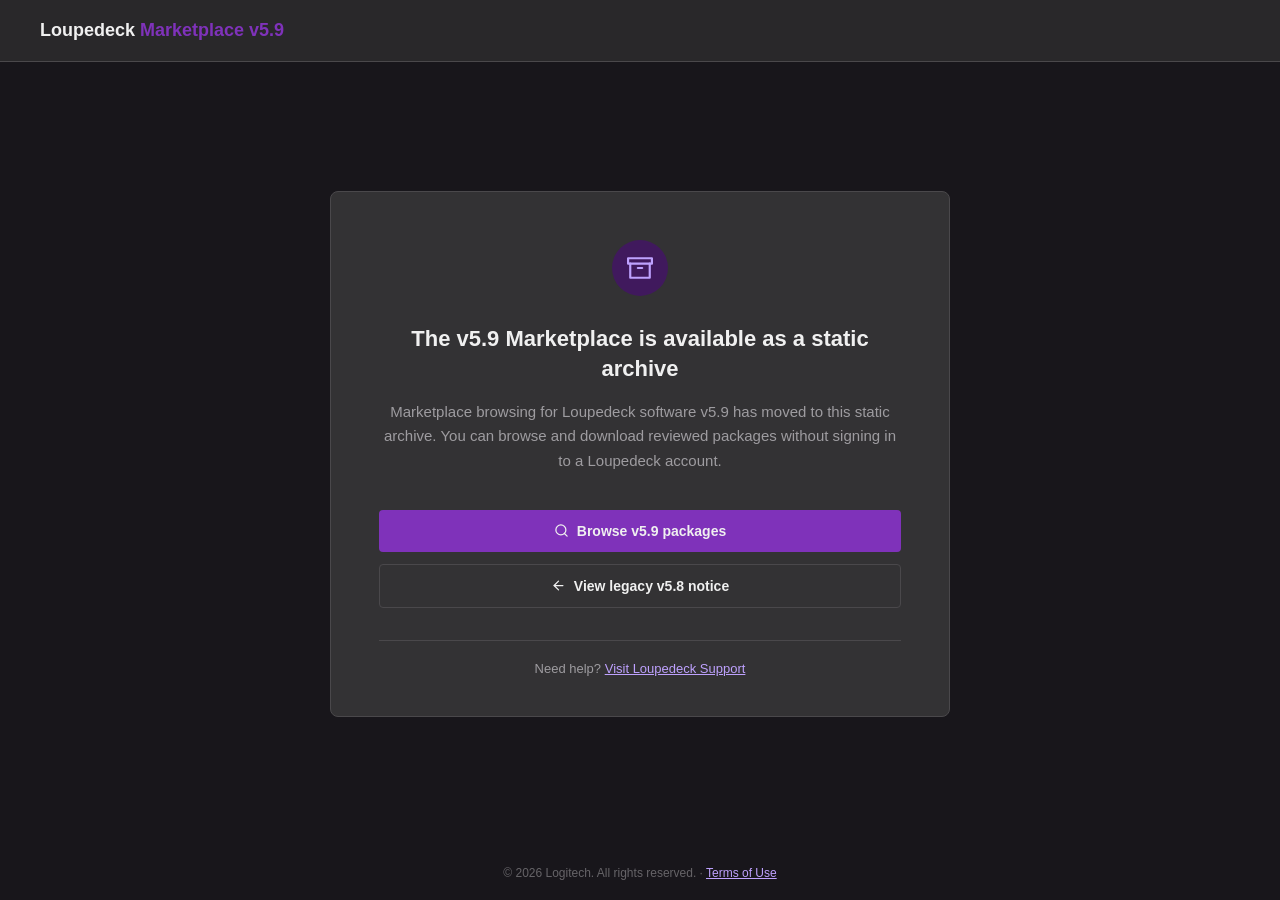
<file: marketplaces/v59/notice.html>
<!DOCTYPE html>
<html lang="en">
<head>
  <meta charset="UTF-8" />
  <meta name="viewport" content="width=device-width, initial-scale=1.0" />
  <title>Loupedeck Marketplace v5.9 Notice</title>
  <style>
    *, *::before, *::after { box-sizing: border-box; margin: 0; padding: 0; }

    body {
      background-color: #18161B;
      color: #F0F0F0;
      font-family: Arial, sans-serif;
      min-height: 100vh;
      display: flex;
      flex-direction: column;
    }

    nav {
      height: 62px;
      background-color: #29282A;
      border-bottom: 1px solid #4A484B;
      display: flex;
      align-items: center;
      padding: 0 40px;
    }

    .logo {
      font-size: 18px;
      font-weight: 700;
      color: #F0F0F0;
      text-decoration: none;
    }

    .logo span { color: #7F32BA; }

    main {
      flex: 1;
      display: flex;
      align-items: center;
      justify-content: center;
      padding: 60px 24px;
    }

    .card {
      background-color: #333234;
      border: 1px solid #4A484B;
      border-radius: 8px;
      max-width: 620px;
      width: 100%;
      padding: 48px 48px 40px;
      text-align: center;
    }

    .icon {
      width: 56px;
      height: 56px;
      margin: 0 auto 28px;
      background: #40195D;
      border-radius: 50%;
      display: flex;
      align-items: center;
      justify-content: center;
    }

    .icon svg {
      width: 26px;
      height: 26px;
      fill: none;
      stroke: #BEA1FE;
      stroke-width: 2;
      stroke-linecap: round;
      stroke-linejoin: round;
    }

    h1 {
      font-size: 22px;
      font-weight: 600;
      line-height: 1.35;
      margin-bottom: 16px;
      color: #F0F0F0;
    }

    .subtitle {
      font-size: 15px;
      line-height: 1.65;
      color: #9E9CA0;
      margin-bottom: 36px;
    }

    .actions {
      display: flex;
      flex-direction: column;
      gap: 12px;
      margin-bottom: 32px;
    }

    .btn {
      display: inline-flex;
      align-items: center;
      justify-content: center;
      gap: 8px;
      padding: 13px 24px;
      border-radius: 4px;
      font-size: 14px;
      font-weight: 600;
      text-decoration: none;
      transition: background-color 250ms ease;
      cursor: pointer;
    }

    .btn:focus-visible {
      outline: 2px solid #BEA1FE;
      outline-offset: 2px;
    }

    .btn-primary {
      background: #7F32BA;
      color: #F0F0F0;
      border: none;
    }

    .btn-primary:hover { background: #40195D; }

    .btn-secondary {
      background: transparent;
      color: #F0F0F0;
      border: 1px solid #4A484B;
    }

    .btn-secondary:hover { background: #424144; }

    .btn svg {
      width: 15px;
      height: 15px;
      fill: none;
      stroke: currentColor;
      stroke-width: 2;
      stroke-linecap: round;
      stroke-linejoin: round;
      flex-shrink: 0;
    }

    .divider {
      border: none;
      border-top: 1px solid #4A484B;
      margin: 28px 0 20px;
    }

    .help-text {
      font-size: 13px;
      color: #9E9CA0;
    }

    .help-text a {
      color: #BEA1FE;
      text-decoration: underline;
    }

    .help-text a:hover { color: #974ED0; }

    footer {
      text-align: center;
      padding: 20px;
      font-size: 12px;
      color: #666468;
    }

    footer a {
      color: #BEA1FE;
      text-decoration: underline;
    }

    footer a:hover { color: #974ED0; }

    @media (max-width: 520px) {
      nav { padding: 0 24px; }
      .card { padding: 36px 24px 28px; }
      h1 { font-size: 19px; }
    }
  </style>
</head>
<body>

  <nav>
    <a href="index.html" class="logo">Loupedeck <span>Marketplace v5.9</span></a>
  </nav>

  <main>
    <div class="card">

      <div class="icon">
        <svg viewBox="0 0 24 24" aria-hidden="true">
          <path d="M21 8v13H3V8"/>
          <path d="M1 3h22v5H1z"/>
          <path d="M10 12h4"/>
        </svg>
      </div>

      <h1>The v5.9 Marketplace is available as a static archive</h1>

      <p class="subtitle">
        Marketplace browsing for Loupedeck software v5.9 has moved to this static archive.
        You can browse and download reviewed packages without signing in to a Loupedeck account.
      </p>

      <div class="actions">
        <a class="btn btn-primary" href="index.html">
          <svg viewBox="0 0 24 24" aria-hidden="true">
            <circle cx="11" cy="11" r="8"/>
            <path d="M21 21l-4.3-4.3"/>
          </svg>
          Browse v5.9 packages
        </a>

        <a class="btn btn-secondary" href="../../notice.html">
          <svg viewBox="0 0 24 24" aria-hidden="true">
            <path d="M19 12H5"/>
            <path d="M12 19l-7-7 7-7"/>
          </svg>
          View legacy v5.8 notice
        </a>
      </div>

      <hr class="divider" />

      <p class="help-text">
        Need help?
        <a href="https://support.loupedeck.com/" target="_blank" rel="noopener noreferrer">Visit Loupedeck Support</a>
      </p>

    </div>
  </main>

  <footer>
    &copy; 2026 Logitech. All rights reserved.
    &middot; <a href="https://www.logitech.com/en-us/tos/terms.html" target="_blank" rel="noopener noreferrer">Terms of Use</a>
  </footer>

</body>
</html>
</file>
<file: website/assets/site.css>
@font-face {
  font-family: Loupedeck;
  src: url("fonts/book.woff2") format("woff2");
  font-weight: 400;
  font-display: swap;
}
@font-face {
  font-family: Loupedeck;
  src: url("fonts/bold.woff2") format("woff2");
  font-weight: 700;
  font-display: swap;
}
:root {
  color-scheme: dark;
  --background: #131215;
  --surface: #1d1c20;
  --line: #39373e;
  --text: #f6f4f8;
  --muted: #bcb8c4;
  --accent: #cfb5ff;
  --width: 1160px;
}
* { box-sizing: border-box; }
html { scroll-behavior: smooth; }
body { margin: 0; background: var(--background); color: var(--text); font-family: Loupedeck, Arial, sans-serif; font-size: 17px; line-height: 1.6; }
img { display: block; max-width: 100%; }
a { color: inherit; text-underline-offset: .25em; }
a:hover { color: var(--accent); }
a:focus-visible, summary:focus-visible { outline: 3px solid var(--accent); outline-offset: 6px; }
h1, h2, h3, p { margin-top: 0; }
h1, h2, h3 { font-weight: 700; line-height: 1.08; letter-spacing: -.035em; }
h1 { font-size: clamp(2.65rem, 5.6vw, 4.8rem); margin-bottom: 24px; }
h2 { font-size: clamp(1.9rem, 3vw, 2.6rem); }
h3 { font-size: 1.7rem; }
p { margin-bottom: 1.25em; }
.container { width: min(var(--width), calc(100% - 64px)); margin-inline: auto; }
.skip-link { position: absolute; top: 12px; left: 16px; z-index: 10; padding: 10px 18px; background: var(--accent); color: var(--background); transform: translateY(-200%); }
.skip-link:focus { transform: none; }
.site-header { border-bottom: 1px solid var(--line); }
.header-inner { min-height: 94px; display: flex; align-items: center; justify-content: space-between; gap: 32px; }
.brand { flex-shrink: 0; }
.brand img { width: 168px; height: auto; }
.site-nav { display: flex; align-items: center; gap: 36px; }
.site-nav a { text-decoration: none; font-size: 15px; padding-block: 10px; }
.site-nav a[aria-current="page"] { color: var(--accent); text-decoration: underline; text-underline-offset: 8px; }
.external::after { content: " ↗"; color: var(--accent); }
.eyebrow { font-size: 12px; font-weight: 700; letter-spacing: .15em; text-transform: uppercase; color: var(--accent); margin-bottom: 20px; }
.lede { font-size: 20px; line-height: 1.6; color: var(--muted); max-width: 660px; }
.muted { color: var(--muted); }
.hero { display: grid; grid-template-columns: 1fr 1.05fr; align-items: center; gap: 64px; padding-block: 76px; }
.hero .lede { font-size: 18px; max-width: 470px; }
.hero-visual { position: relative; margin: 0; }
.hero-photo { width: 100%; height: 480px; object-fit: cover; object-position: 62% center; border-radius: 3px; }
.hero-caption { position: absolute; bottom: 0; left: 0; right: 0; padding: 64px 24px 20px; font-size: 13px; color: white; background: linear-gradient(transparent, #000b); }
.actions { display: flex; align-items: center; flex-wrap: wrap; gap: 16px 24px; margin-top: 32px; }
.button { display: inline-flex; align-items: center; justify-content: center; gap: 18px; min-height: 50px; padding: 12px 22px; border: 1px solid var(--accent); border-radius: 3px; background: var(--accent); color: #19131f; font-size: 15px; font-weight: 700; text-decoration: none; }
.button:hover { color: #19131f; background: #dfccff; border-color: #dfccff; }
.text-link { font-size: 15px; font-weight: 700; }
.arrow { margin-left: 8px; }
.retirement { display: grid; grid-template-columns: .75fr 1.6fr; gap: 56px; padding: 36px 0; border-top: 1px solid var(--line); border-bottom: 1px solid var(--line); }
.retirement h2 { font-size: 1.25rem; letter-spacing: -.02em; margin: 5px 0 0; }
.retirement p { margin: 0; color: var(--muted); font-size: 16px; }
.section { padding-block: 64px; }
.section-heading { display: flex; justify-content: space-between; align-items: baseline; gap: 24px; margin-bottom: 28px; }
.section-heading h2 { margin: 0; }
.resource-grid { display: grid; grid-template-columns: repeat(3, 1fr); gap: 28px; }
.resource { border-top: 2px solid var(--line); padding-top: 24px; }
.resource .number { display: block; font-size: 12px; letter-spacing: .08em; color: var(--accent); margin-bottom: 24px; }
.resource h3 { font-size: 1.35rem; }
.resource p { color: var(--muted); font-size: 16px; }
.page-heading { padding-block: 64px 48px; }
.page-main { padding-bottom: 64px; }
.page-heading h1 { margin-bottom: 20px; }
.page-heading p:last-child { margin-bottom: 0; }
.product-index { display: flex; flex-wrap: wrap; gap: 12px 28px; padding: 18px 0; border-block: 1px solid var(--line); margin-bottom: 40px; font-size: 14px; }
.products-grid { display: grid; grid-template-columns: repeat(2, 1fr); gap: 32px; }
.product { scroll-margin-top: 24px; overflow: hidden; border: 1px solid var(--line); border-radius: 3px; }
.product-image { height: 300px; padding: 32px; display: grid; place-items: center; background: radial-gradient(ellipse at center, #39343f, #211f25 75%); }
.product-image img { max-height: 236px; width: 100%; object-fit: contain; }
.product-copy { padding: 32px; }
.product-copy .eyebrow { margin-bottom: 12px; }
.product-copy h2 { font-size: 2rem; margin-bottom: 18px; }
.product-copy p { font-size: 16px; color: var(--muted); }
.product-copy .controls { color: var(--text); font-size: 14px; border-top: 1px solid var(--line); padding-top: 18px; }
.original { grid-column: 1 / -1; display: grid; grid-template-columns: .7fr 1.3fr; }
.original-heading { padding: 40px 32px; background: #27212f; }
.original-heading h2 { font-size: 2rem; margin: 0; }
.original-heading .edition { font-size: 13px; color: var(--muted); margin-top: 16px; }
.original .product-copy { padding-block: 40px; }
.callout { display: flex; justify-content: space-between; align-items: center; gap: 28px; padding: 32px; background: var(--surface); border: 1px solid var(--line); border-radius: 3px; margin-top: 40px; }
.callout h2 { font-size: 1.6rem; margin-bottom: 12px; }
.callout p { color: var(--muted); margin-bottom: 0; font-size: 16px; }
.callout .button { flex-shrink: 0; }
.downloads-grid { display: grid; grid-template-columns: repeat(2, 1fr); gap: 28px; }
.download-card { padding: 32px; background: var(--surface); border: 1px solid var(--line); border-radius: 3px; }
.download-title { display: flex; justify-content: space-between; gap: 20px; align-items: center; margin-bottom: 28px; }
.download-title h2 { font-size: 2rem; margin: 0; }
.platform-icon { width: 32px; height: 32px; color: var(--accent); }
.version { font-size: 14px; color: var(--accent); font-weight: 700; margin-bottom: 8px; }
.download-card .requirement { color: var(--muted); font-size: 16px; margin-bottom: 28px; }
.download-card .button { width: 100%; justify-content: space-between; }
.file-note { font-size: 13px; color: var(--muted); margin: 10px 0 0; }
.legacy-download { border-top: 1px solid var(--line); padding-top: 24px; margin-top: 28px; }
.legacy-download .text-link { display: inline-block; margin-top: 8px; }
.compatibility { margin-block: 36px; padding: 24px 0; border-block: 1px solid var(--line); }
.compatibility h2 { font-size: 1.3rem; margin-bottom: 12px; }
.compatibility p { color: var(--muted); font-size: 16px; margin-bottom: 0; }
.important { border-left: 3px solid var(--accent); padding: 4px 0 4px 24px; margin-block: 36px; }
.important h2 { font-size: 1.3rem; margin-bottom: 12px; }
.important p { font-size: 16px; color: var(--muted); margin-bottom: 12px; max-width: 760px; }
.important p:last-child { margin-bottom: 0; }
.help-links { display: flex; flex-wrap: wrap; gap: 16px 32px; padding-block: 12px; }
.site-footer { margin-top: 16px; border-top: 1px solid var(--line); }
.footer-inner { display: flex; justify-content: space-between; align-items: center; gap: 32px; padding-block: 30px; font-size: 13px; color: var(--muted); }
.footer-inner p { margin: 0; }
.footer-links { display: flex; flex-wrap: wrap; gap: 16px 24px; }
@media (max-width: 900px) {
  .hero { gap: 32px; padding-block: 48px; }
  .hero-photo { height: 420px; }
  .retirement { gap: 32px; }
  .product-image { height: 260px; padding: 24px; }
}
@media (max-width: 650px) {
  .container { width: calc(100% - 40px); }
  .header-inner { min-height: 114px; flex-direction: column; justify-content: center; gap: 12px; padding-block: 20px 12px; }
  .brand img { width: 150px; }
  .site-nav { gap: 28px; }
  .site-nav a { font-size: 14px; }
  .hero { grid-template-columns: 1fr; gap: 36px; padding-block: 40px; }
  .hero h1 { max-width: 440px; }
  .hero-photo { height: 320px; }
  .retirement { grid-template-columns: 1fr; gap: 16px; padding-block: 28px; }
  .section { padding-block: 40px; }
  .resource-grid, .products-grid, .downloads-grid { grid-template-columns: 1fr; }
  .resource-grid { gap: 32px; }
  .resource .number { margin-bottom: 14px; }
  .page-heading { padding-block: 40px 32px; }
  .lede { font-size: 18px; }
  .original { grid-template-columns: 1fr; }
  .original-heading { padding: 28px; }
  .product-copy, .original .product-copy, .download-card { padding: 28px; }
  .callout { flex-direction: column; align-items: flex-start; padding: 28px; }
  .footer-inner { flex-direction: column; align-items: flex-start; gap: 16px; }
}
@media (prefers-reduced-motion: reduce) { html { scroll-behavior: auto; } }
</file>
